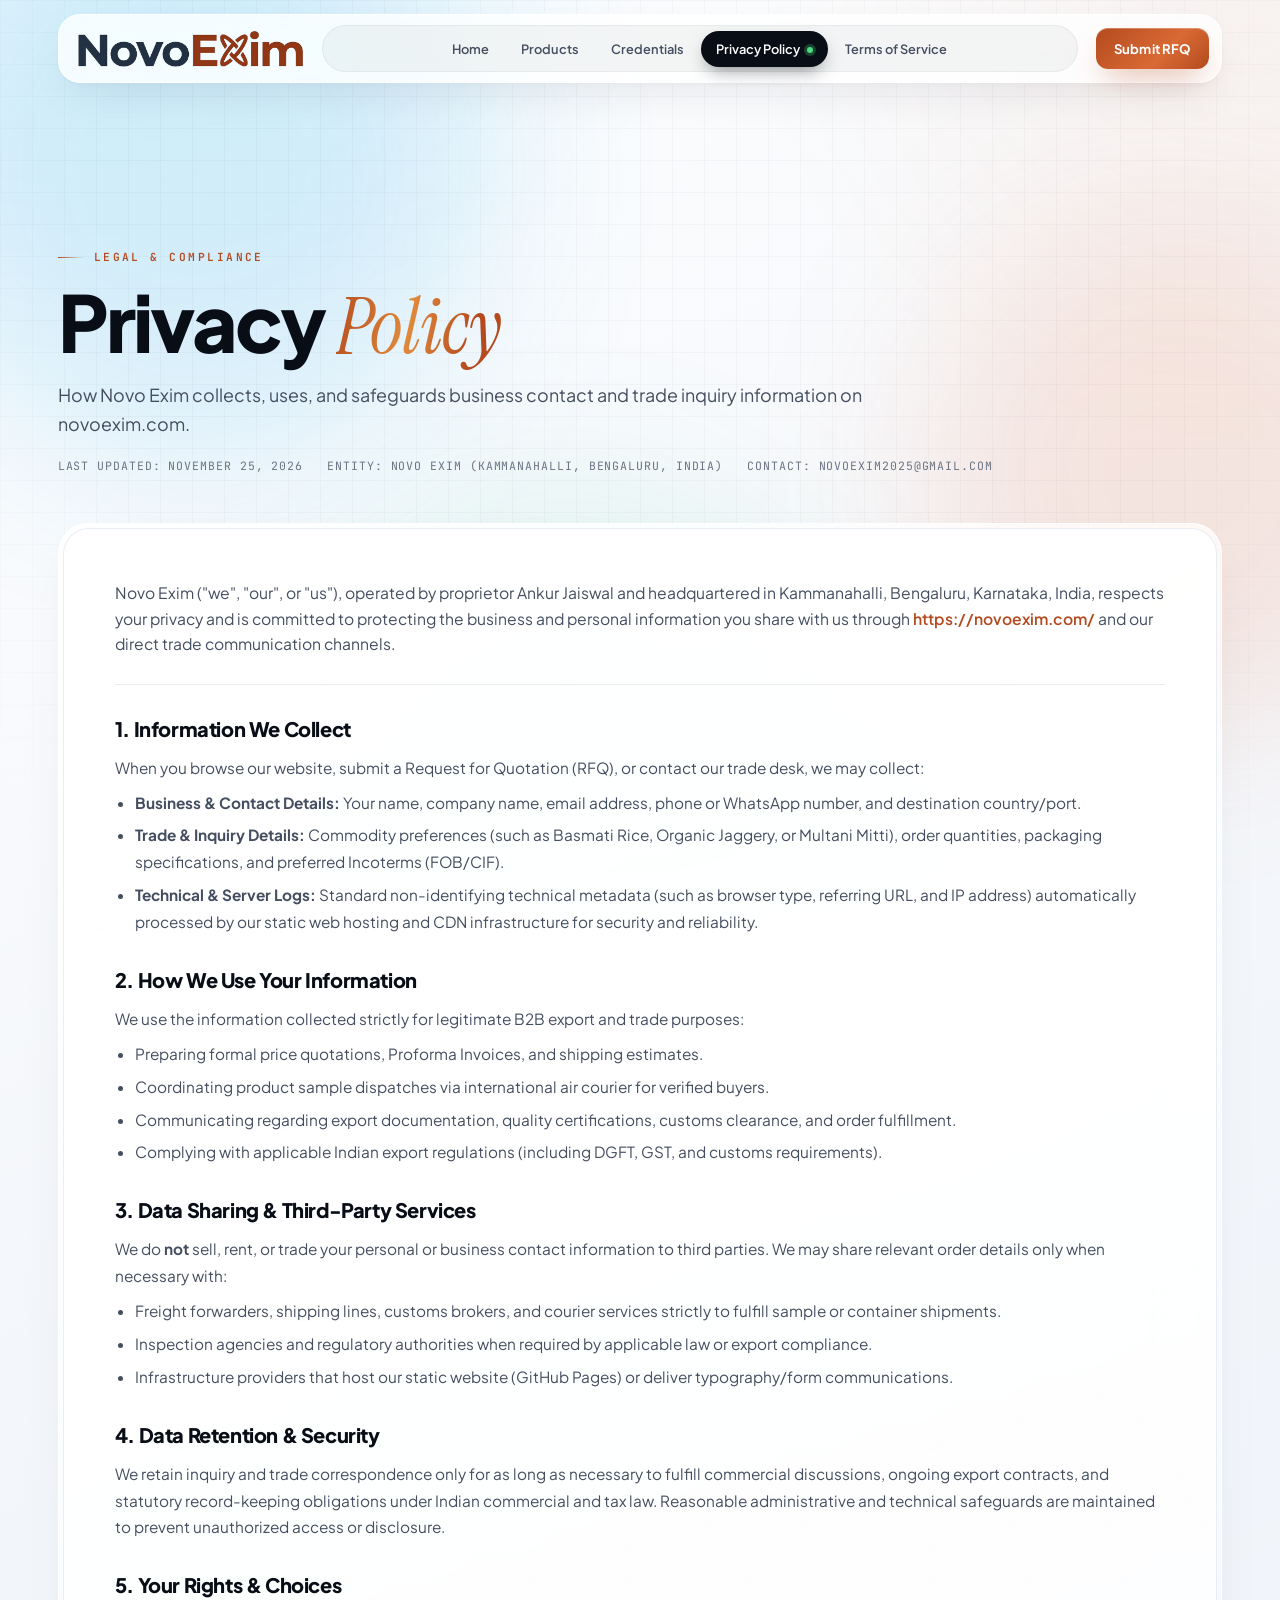
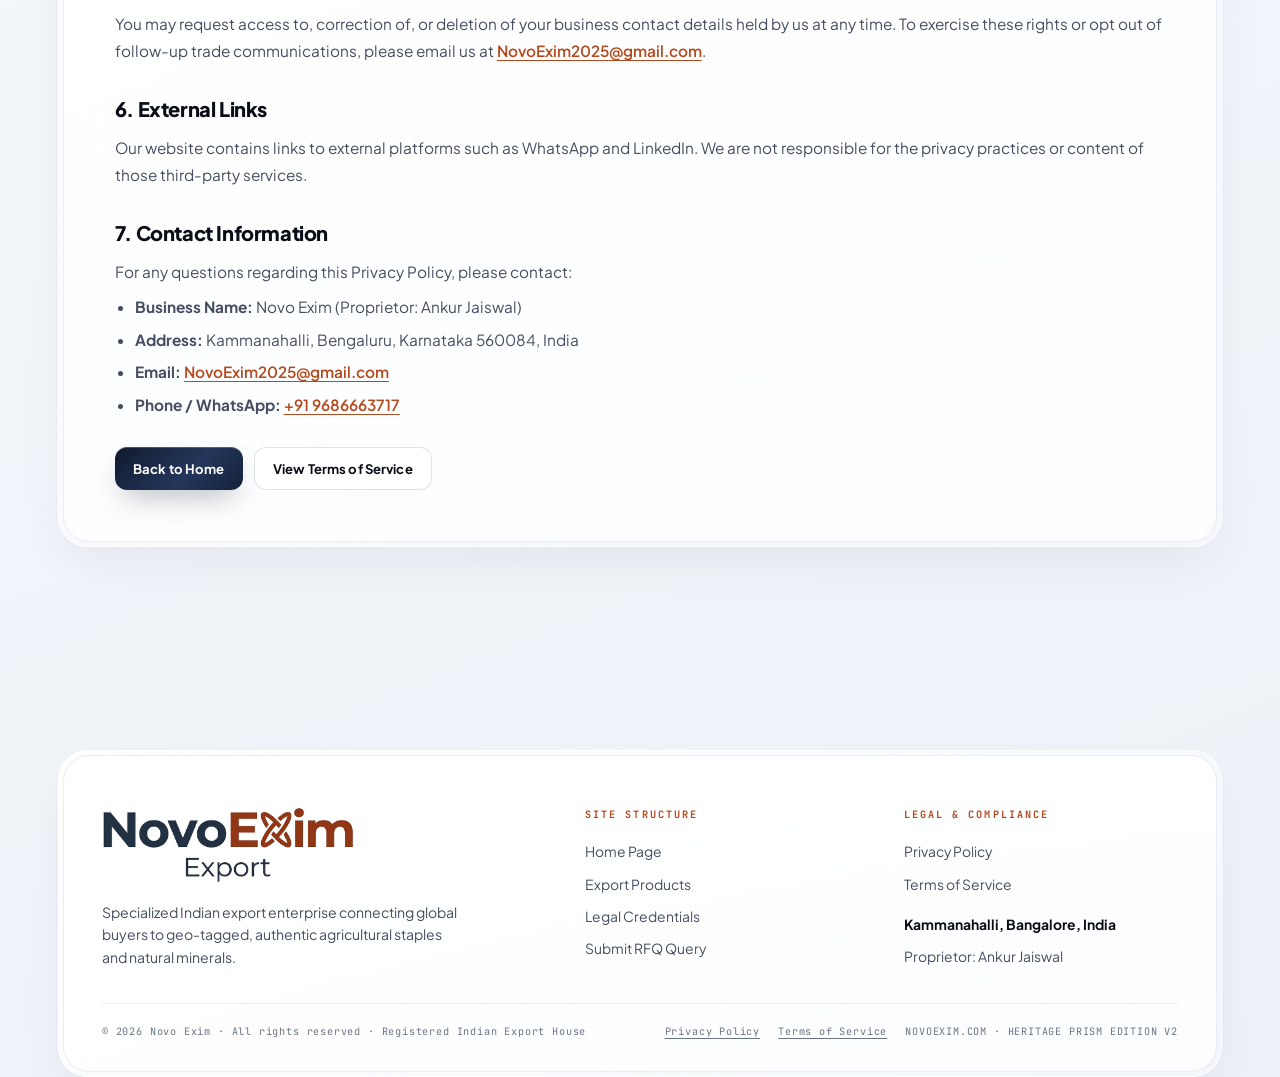
<file: privacy.html>
<!DOCTYPE html>
<html lang="en">
<head>
    <meta charset="utf-8"/>
    <meta content="width=device-width, initial-scale=1.0" name="viewport"/>
    <title>Privacy Policy | Novo Exim</title>
    <meta name="description" content="Privacy Policy for Novo Exim (novoexim.com) — how we collect, use, and protect business inquiry and export trade contact information." />
    <meta name="robots" content="index, follow" />
    <link rel="canonical" href="https://novoexim.com/privacy.html" />

    <!-- Favicon & Web App Icons -->
    <link rel="icon" type="image/png" href="assets/logo.png" />
    <link rel="shortcut icon" type="image/png" href="assets/logo.png" />
    <link rel="apple-touch-icon" href="assets/logo.png" />

    <!-- Fonts: Plus Jakarta Sans / Instrument Serif italic / JetBrains Mono -->
    <link rel="preconnect" href="https://fonts.googleapis.com" />
    <link rel="preconnect" href="https://fonts.gstatic.com" crossorigin />
    <link href="https://fonts.googleapis.com/css2?family=Plus+Jakarta+Sans:wght@400;500;600;700;800&family=Instrument+Serif:ital@0;1&family=JetBrains+Mono:wght@400;500;600;700&display=swap" rel="stylesheet" />

    <link rel="stylesheet" href="assets/style.css" />
    <noscript><style>.reveal{opacity:1 !important;transform:none !important;}</style></noscript>
    <style>
        .legal-hero { padding: clamp(124px, 14vw, 170px) 0 36px; position: relative; z-index: 1; }
        .legal-wrap { padding: 12px 0 clamp(60px, 8vw, 100px); position: relative; z-index: 1; }
        .legal-chamber { padding: clamp(28px, 4vw, 56px); }
        .legal-meta { display: flex; flex-wrap: wrap; gap: 12px 24px; margin-top: 18px; font-family: var(--font-mono); font-size: 0.72rem; letter-spacing: 0.08em; text-transform: uppercase; color: var(--ink-faint); }
        .legal-body { display: flex; flex-direction: column; gap: 28px; margin-top: 28px; border-top: 1px solid var(--hairline); padding-top: 28px; }
        .legal-section h2 { font-size: 1.25rem; font-weight: 800; letter-spacing: -0.02em; color: var(--ink); margin-bottom: 10px; }
        .legal-section p, .legal-section li { font-size: 0.96rem; color: var(--ink-soft); line-height: 1.75; }
        .legal-section ul { margin-top: 8px; padding-left: 20px; display: flex; flex-direction: column; gap: 6px; }
        .legal-section a { color: var(--sienna); font-weight: 600; text-decoration: underline; text-underline-offset: 3px; }
        .legal-nav-links { display: flex; flex-wrap: wrap; gap: 12px; margin-top: 28px; }
    </style>
</head>
<body>

    <!-- ═══ Atmosphere stage ═══ -->
    <div class="stage-canvas" aria-hidden="true"></div>
    <div class="aurora-orbs" aria-hidden="true">
        <div class="orb orb-sapphire"></div>
        <div class="orb orb-ember"></div>
        <div class="orb orb-verdant"></div>
    </div>
    <div class="micro-grid" aria-hidden="true"></div>

    <!-- ═══ Floating Command Dock ═══ -->
    <header class="dock" id="dock">
        <nav class="dock-inner" aria-label="Primary navigation">
            <a class="dock-brand" href="index.html" aria-label="Novo Exim — Home">
                <img src="assets/logo-wordmark.png" alt="Novo Exim" />
            </a>

            <div class="dock-nav" role="tablist" aria-label="Site sections">
                <a class="dock-link" href="index.html#home">Home<span class="mini-beacon"></span></a>
                <a class="dock-link" href="index.html#products">Products<span class="mini-beacon"></span></a>
                <a class="dock-link" href="index.html#documents">Credentials<span class="mini-beacon"></span></a>
                <a class="dock-link is-active" href="privacy.html">Privacy Policy<span class="mini-beacon"></span></a>
                <a class="dock-link" href="terms.html">Terms of Service<span class="mini-beacon"></span></a>
            </div>

            <div class="dock-actions">
                <a href="index.html#query" class="btn btn-ember btn-sm magnetic-btn">Submit RFQ</a>
                <button class="dock-burger" data-action="toggle-drawer" aria-label="Toggle menu" aria-expanded="false">
                    <svg viewBox="0 0 24 24" fill="none" stroke="currentColor" stroke-width="2.2" stroke-linecap="round"><path d="M4 7h16M4 12h16M4 17h16"/></svg>
                </button>
            </div>
        </nav>

        <div class="mobile-drawer" id="mobile-drawer">
            <a href="index.html">Home <span class="num">01</span></a>
            <a href="index.html#products">Export Products <span class="num">02</span></a>
            <a href="index.html#query">Submit RFQ Query <span class="num">03</span></a>
            <a href="privacy.html">Privacy Policy <span class="num">04</span></a>
            <a href="terms.html">Terms of Service <span class="num">05</span></a>
        </div>
    </header>

    <main>
        <section class="legal-hero">
            <div class="container">
                <span class="eyebrow">Legal &amp; Compliance</span>
                <h1 class="display-xl" style="margin-top:14px;">Privacy <span class="serif">Policy</span></h1>
                <p class="lead" style="margin-top:14px;max-width:62ch;">How Novo Exim collects, uses, and safeguards business contact and trade inquiry information on novoexim.com.</p>
                <div class="legal-meta">
                    <span>Last Updated: November 25, 2026</span>
                    <span>Entity: Novo Exim (Kammanahalli, Bengaluru, India)</span>
                    <span>Contact: NovoExim2025@gmail.com</span>
                </div>
            </div>
        </section>

        <section class="legal-wrap">
            <div class="container">
                <div class="spotlight-prism" data-no-tilt>
                    <div class="prism-chamber legal-chamber">
                        <p class="muted" style="font-size:0.98rem;">
                            Novo Exim ("we", "our", or "us"), operated by proprietor Ankur Jaiswal and headquartered in Kammanahalli, Bengaluru, Karnataka, India, respects your privacy and is committed to protecting the business and personal information you share with us through <a href="https://novoexim.com/" style="color:var(--sienna);font-weight:600;">https://novoexim.com/</a> and our direct trade communication channels.
                        </p>

                        <div class="legal-body">
                            <div class="legal-section">
                                <h2>1. Information We Collect</h2>
                                <p>When you browse our website, submit a Request for Quotation (RFQ), or contact our trade desk, we may collect:</p>
                                <ul>
                                    <li><strong>Business &amp; Contact Details:</strong> Your name, company name, email address, phone or WhatsApp number, and destination country/port.</li>
                                    <li><strong>Trade &amp; Inquiry Details:</strong> Commodity preferences (such as Basmati Rice, Organic Jaggery, or Multani Mitti), order quantities, packaging specifications, and preferred Incoterms (FOB/CIF).</li>
                                    <li><strong>Technical &amp; Server Logs:</strong> Standard non-identifying technical metadata (such as browser type, referring URL, and IP address) automatically processed by our static web hosting and CDN infrastructure for security and reliability.</li>
                                </ul>
                            </div>

                            <div class="legal-section">
                                <h2>2. How We Use Your Information</h2>
                                <p>We use the information collected strictly for legitimate B2B export and trade purposes:</p>
                                <ul>
                                    <li>Preparing formal price quotations, Proforma Invoices, and shipping estimates.</li>
                                    <li>Coordinating product sample dispatches via international air courier for verified buyers.</li>
                                    <li>Communicating regarding export documentation, quality certifications, customs clearance, and order fulfillment.</li>
                                    <li>Complying with applicable Indian export regulations (including DGFT, GST, and customs requirements).</li>
                                </ul>
                            </div>

                            <div class="legal-section">
                                <h2>3. Data Sharing &amp; Third-Party Services</h2>
                                <p>We do <strong>not</strong> sell, rent, or trade your personal or business contact information to third parties. We may share relevant order details only when necessary with:</p>
                                <ul>
                                    <li>Freight forwarders, shipping lines, customs brokers, and courier services strictly to fulfill sample or container shipments.</li>
                                    <li>Inspection agencies and regulatory authorities when required by applicable law or export compliance.</li>
                                    <li>Infrastructure providers that host our static website (GitHub Pages) or deliver typography/form communications.</li>
                                </ul>
                            </div>

                            <div class="legal-section">
                                <h2>4. Data Retention &amp; Security</h2>
                                <p>We retain inquiry and trade correspondence only for as long as necessary to fulfill commercial discussions, ongoing export contracts, and statutory record-keeping obligations under Indian commercial and tax law. Reasonable administrative and technical safeguards are maintained to prevent unauthorized access or disclosure.</p>
                            </div>

                            <div class="legal-section">
                                <h2>5. Your Rights &amp; Choices</h2>
                                <p>You may request access to, correction of, or deletion of your business contact details held by us at any time. To exercise these rights or opt out of follow-up trade communications, please email us at <a href="mailto:NovoExim2025@gmail.com">NovoExim2025@gmail.com</a>.</p>
                            </div>

                            <div class="legal-section">
                                <h2>6. External Links</h2>
                                <p>Our website contains links to external platforms such as WhatsApp and LinkedIn. We are not responsible for the privacy practices or content of those third-party services.</p>
                            </div>

                            <div class="legal-section">
                                <h2>7. Contact Information</h2>
                                <p>For any questions regarding this Privacy Policy, please contact:</p>
                                <ul>
                                    <li><strong>Business Name:</strong> Novo Exim (Proprietor: Ankur Jaiswal)</li>
                                    <li><strong>Address:</strong> Kammanahalli, Bengaluru, Karnataka 560084, India</li>
                                    <li><strong>Email:</strong> <a href="mailto:NovoExim2025@gmail.com">NovoExim2025@gmail.com</a></li>
                                    <li><strong>Phone / WhatsApp:</strong> <a href="https://wa.me/919686663717" target="_blank" rel="noopener">+91 9686663717</a></li>
                                </ul>
                            </div>
                        </div>

                        <div class="legal-nav-links">
                            <a href="index.html" class="btn btn-foil btn-sm">Back to Home</a>
                            <a href="terms.html" class="btn btn-ghost btn-sm">View Terms of Service</a>
                        </div>
                    </div>
                </div>
            </div>
        </section>
    </main>

    <!-- ═══ Footer ═══ -->
    <footer class="footer">
        <div class="container">
            <div class="spotlight-prism"><div class="prism-chamber footer-chamber">
                <div class="footer-grid">
                    <div>
                        <img class="brand-logo" src="assets/logo-wordmark-full.png" alt="Novo Exim — Export"/>
                        <p class="muted" style="font-size:0.88rem;max-width:36ch;">Specialized Indian export enterprise connecting global buyers to geo-tagged, authentic agricultural staples and natural minerals.</p>
                    </div>
                    <div>
                        <h5>Site Structure</h5>
                        <ul>
                            <li><a href="index.html#home">Home Page</a></li>
                            <li><a href="index.html#products">Export Products</a></li>
                            <li><a href="index.html#documents">Legal Credentials</a></li>
                            <li><a href="index.html#query">Submit RFQ Query</a></li>
                        </ul>
                    </div>
                    <div>
                        <h5>Legal &amp; Compliance</h5>
                        <ul>
                            <li><a href="privacy.html">Privacy Policy</a></li>
                            <li><a href="terms.html">Terms of Service</a></li>
                            <li style="font-weight:700;color:var(--ink);margin-top:8px;">Kammanahalli, Bangalore, India</li>
                            <li>Proprietor: Ankur Jaiswal</li>
                        </ul>
                    </div>
                </div>
                <div class="footer-bottom">
                    <p>© <span id="year">2026</span> Novo Exim · All rights reserved · Registered Indian Export House</p>
                    <p style="display:flex;gap:18px;flex-wrap:wrap;">
                        <a href="privacy.html" style="text-decoration:underline;text-underline-offset:3px;">Privacy Policy</a>
                        <a href="terms.html" style="text-decoration:underline;text-underline-offset:3px;">Terms of Service</a>
                        <span>NOVOEXIM.COM · HERITAGE PRISM EDITION V2</span>
                    </p>
                </div>
            </div></div>
        </div>
    </footer>

    <script src="assets/main.js" defer></script>
</body>
</html>
</file>
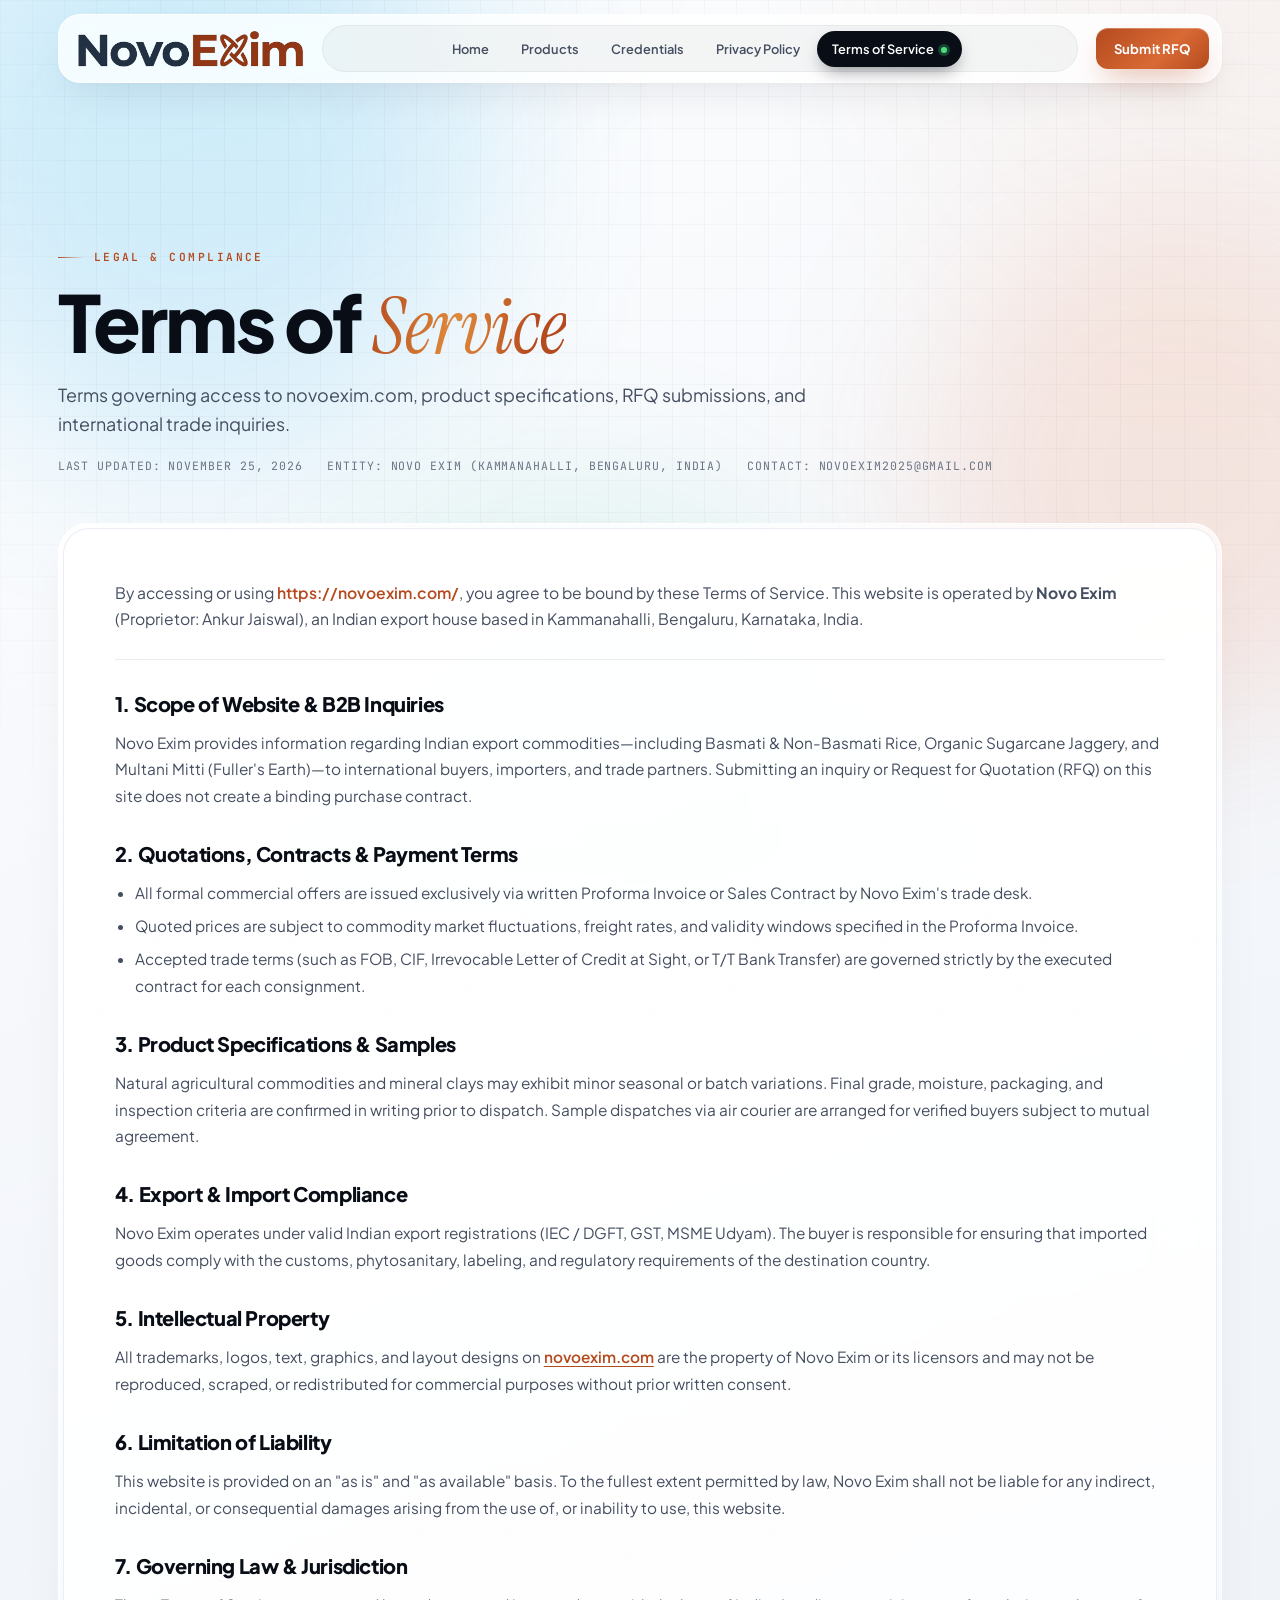
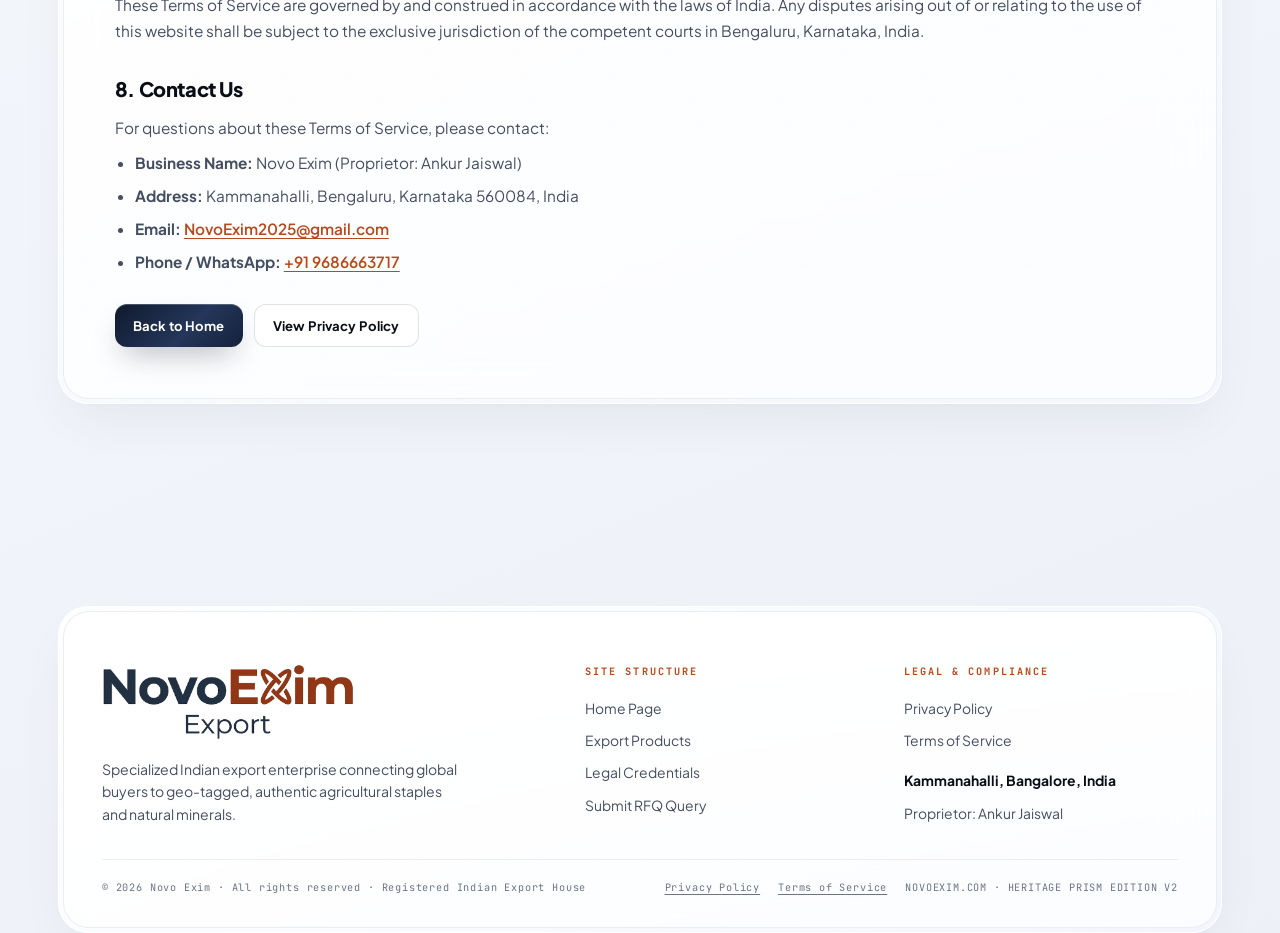
<file: terms.html>
<!DOCTYPE html>
<html lang="en">
<head>
    <meta charset="utf-8"/>
    <meta content="width=device-width, initial-scale=1.0" name="viewport"/>
    <title>Terms of Service | Novo Exim</title>
    <meta name="description" content="Terms of Service for Novo Exim (novoexim.com) — terms governing website use, RFQ submissions, export quotations, and commercial transactions." />
    <meta name="robots" content="index, follow" />
    <link rel="canonical" href="https://novoexim.com/terms.html" />

    <!-- Favicon & Web App Icons -->
    <link rel="icon" type="image/png" href="assets/logo.png" />
    <link rel="shortcut icon" type="image/png" href="assets/logo.png" />
    <link rel="apple-touch-icon" href="assets/logo.png" />

    <!-- Fonts: Plus Jakarta Sans / Instrument Serif italic / JetBrains Mono -->
    <link rel="preconnect" href="https://fonts.googleapis.com" />
    <link rel="preconnect" href="https://fonts.gstatic.com" crossorigin />
    <link href="https://fonts.googleapis.com/css2?family=Plus+Jakarta+Sans:wght@400;500;600;700;800&family=Instrument+Serif:ital@0;1&family=JetBrains+Mono:wght@400;500;600;700&display=swap" rel="stylesheet" />

    <link rel="stylesheet" href="assets/style.css" />
    <noscript><style>.reveal{opacity:1 !important;transform:none !important;}</style></noscript>
    <style>
        .legal-hero { padding: clamp(124px, 14vw, 170px) 0 36px; position: relative; z-index: 1; }
        .legal-wrap { padding: 12px 0 clamp(60px, 8vw, 100px); position: relative; z-index: 1; }
        .legal-chamber { padding: clamp(28px, 4vw, 56px); }
        .legal-meta { display: flex; flex-wrap: wrap; gap: 12px 24px; margin-top: 18px; font-family: var(--font-mono); font-size: 0.72rem; letter-spacing: 0.08em; text-transform: uppercase; color: var(--ink-faint); }
        .legal-body { display: flex; flex-direction: column; gap: 28px; margin-top: 28px; border-top: 1px solid var(--hairline); padding-top: 28px; }
        .legal-section h2 { font-size: 1.25rem; font-weight: 800; letter-spacing: -0.02em; color: var(--ink); margin-bottom: 10px; }
        .legal-section p, .legal-section li { font-size: 0.96rem; color: var(--ink-soft); line-height: 1.75; }
        .legal-section ul { margin-top: 8px; padding-left: 20px; display: flex; flex-direction: column; gap: 6px; }
        .legal-section a { color: var(--sienna); font-weight: 600; text-decoration: underline; text-underline-offset: 3px; }
        .legal-nav-links { display: flex; flex-wrap: wrap; gap: 12px; margin-top: 28px; }
    </style>
</head>
<body>

    <!-- ═══ Atmosphere stage ═══ -->
    <div class="stage-canvas" aria-hidden="true"></div>
    <div class="aurora-orbs" aria-hidden="true">
        <div class="orb orb-sapphire"></div>
        <div class="orb orb-ember"></div>
        <div class="orb orb-verdant"></div>
    </div>
    <div class="micro-grid" aria-hidden="true"></div>

    <!-- ═══ Floating Command Dock ═══ -->
    <header class="dock" id="dock">
        <nav class="dock-inner" aria-label="Primary navigation">
            <a class="dock-brand" href="index.html" aria-label="Novo Exim — Home">
                <img src="assets/logo-wordmark.png" alt="Novo Exim" />
            </a>

            <div class="dock-nav" role="tablist" aria-label="Site sections">
                <a class="dock-link" href="index.html#home">Home<span class="mini-beacon"></span></a>
                <a class="dock-link" href="index.html#products">Products<span class="mini-beacon"></span></a>
                <a class="dock-link" href="index.html#documents">Credentials<span class="mini-beacon"></span></a>
                <a class="dock-link" href="privacy.html">Privacy Policy<span class="mini-beacon"></span></a>
                <a class="dock-link is-active" href="terms.html">Terms of Service<span class="mini-beacon"></span></a>
            </div>

            <div class="dock-actions">
                <a href="index.html#query" class="btn btn-ember btn-sm magnetic-btn">Submit RFQ</a>
                <button class="dock-burger" data-action="toggle-drawer" aria-label="Toggle menu" aria-expanded="false">
                    <svg viewBox="0 0 24 24" fill="none" stroke="currentColor" stroke-width="2.2" stroke-linecap="round"><path d="M4 7h16M4 12h16M4 17h16"/></svg>
                </button>
            </div>
        </nav>

        <div class="mobile-drawer" id="mobile-drawer">
            <a href="index.html">Home <span class="num">01</span></a>
            <a href="index.html#products">Export Products <span class="num">02</span></a>
            <a href="index.html#query">Submit RFQ Query <span class="num">03</span></a>
            <a href="privacy.html">Privacy Policy <span class="num">04</span></a>
            <a href="terms.html">Terms of Service <span class="num">05</span></a>
        </div>
    </header>

    <main>
        <section class="legal-hero">
            <div class="container">
                <span class="eyebrow">Legal &amp; Compliance</span>
                <h1 class="display-xl" style="margin-top:14px;">Terms of <span class="serif">Service</span></h1>
                <p class="lead" style="margin-top:14px;max-width:62ch;">Terms governing access to novoexim.com, product specifications, RFQ submissions, and international trade inquiries.</p>
                <div class="legal-meta">
                    <span>Last Updated: November 25, 2026</span>
                    <span>Entity: Novo Exim (Kammanahalli, Bengaluru, India)</span>
                    <span>Contact: NovoExim2025@gmail.com</span>
                </div>
            </div>
        </section>

        <section class="legal-wrap">
            <div class="container">
                <div class="spotlight-prism" data-no-tilt>
                    <div class="prism-chamber legal-chamber">
                        <p class="muted" style="font-size:0.98rem;">
                            By accessing or using <a href="https://novoexim.com/" style="color:var(--sienna);font-weight:600;">https://novoexim.com/</a>, you agree to be bound by these Terms of Service. This website is operated by <strong>Novo Exim</strong> (Proprietor: Ankur Jaiswal), an Indian export house based in Kammanahalli, Bengaluru, Karnataka, India.
                        </p>

                        <div class="legal-body">
                            <div class="legal-section">
                                <h2>1. Scope of Website &amp; B2B Inquiries</h2>
                                <p>Novo Exim provides information regarding Indian export commodities—including Basmati &amp; Non-Basmati Rice, Organic Sugarcane Jaggery, and Multani Mitti (Fuller's Earth)—to international buyers, importers, and trade partners. Submitting an inquiry or Request for Quotation (RFQ) on this site does not create a binding purchase contract.</p>
                            </div>

                            <div class="legal-section">
                                <h2>2. Quotations, Contracts &amp; Payment Terms</h2>
                                <ul>
                                    <li>All formal commercial offers are issued exclusively via written Proforma Invoice or Sales Contract by Novo Exim's trade desk.</li>
                                    <li>Quoted prices are subject to commodity market fluctuations, freight rates, and validity windows specified in the Proforma Invoice.</li>
                                    <li>Accepted trade terms (such as FOB, CIF, Irrevocable Letter of Credit at Sight, or T/T Bank Transfer) are governed strictly by the executed contract for each consignment.</li>
                                </ul>
                            </div>

                            <div class="legal-section">
                                <h2>3. Product Specifications &amp; Samples</h2>
                                <p>Natural agricultural commodities and mineral clays may exhibit minor seasonal or batch variations. Final grade, moisture, packaging, and inspection criteria are confirmed in writing prior to dispatch. Sample dispatches via air courier are arranged for verified buyers subject to mutual agreement.</p>
                            </div>

                            <div class="legal-section">
                                <h2>4. Export &amp; Import Compliance</h2>
                                <p>Novo Exim operates under valid Indian export registrations (IEC / DGFT, GST, MSME Udyam). The buyer is responsible for ensuring that imported goods comply with the customs, phytosanitary, labeling, and regulatory requirements of the destination country.</p>
                            </div>

                            <div class="legal-section">
                                <h2>5. Intellectual Property</h2>
                                <p>All trademarks, logos, text, graphics, and layout designs on <a href="https://novoexim.com/">novoexim.com</a> are the property of Novo Exim or its licensors and may not be reproduced, scraped, or redistributed for commercial purposes without prior written consent.</p>
                            </div>

                            <div class="legal-section">
                                <h2>6. Limitation of Liability</h2>
                                <p>This website is provided on an "as is" and "as available" basis. To the fullest extent permitted by law, Novo Exim shall not be liable for any indirect, incidental, or consequential damages arising from the use of, or inability to use, this website.</p>
                            </div>

                            <div class="legal-section">
                                <h2>7. Governing Law &amp; Jurisdiction</h2>
                                <p>These Terms of Service are governed by and construed in accordance with the laws of India. Any disputes arising out of or relating to the use of this website shall be subject to the exclusive jurisdiction of the competent courts in Bengaluru, Karnataka, India.</p>
                            </div>

                            <div class="legal-section">
                                <h2>8. Contact Us</h2>
                                <p>For questions about these Terms of Service, please contact:</p>
                                <ul>
                                    <li><strong>Business Name:</strong> Novo Exim (Proprietor: Ankur Jaiswal)</li>
                                    <li><strong>Address:</strong> Kammanahalli, Bengaluru, Karnataka 560084, India</li>
                                    <li><strong>Email:</strong> <a href="mailto:NovoExim2025@gmail.com">NovoExim2025@gmail.com</a></li>
                                    <li><strong>Phone / WhatsApp:</strong> <a href="https://wa.me/919686663717" target="_blank" rel="noopener">+91 9686663717</a></li>
                                </ul>
                            </div>
                        </div>

                        <div class="legal-nav-links">
                            <a href="index.html" class="btn btn-foil btn-sm">Back to Home</a>
                            <a href="privacy.html" class="btn btn-ghost btn-sm">View Privacy Policy</a>
                        </div>
                    </div>
                </div>
            </div>
        </section>
    </main>

    <!-- ═══ Footer ═══ -->
    <footer class="footer">
        <div class="container">
            <div class="spotlight-prism"><div class="prism-chamber footer-chamber">
                <div class="footer-grid">
                    <div>
                        <img class="brand-logo" src="assets/logo-wordmark-full.png" alt="Novo Exim — Export"/>
                        <p class="muted" style="font-size:0.88rem;max-width:36ch;">Specialized Indian export enterprise connecting global buyers to geo-tagged, authentic agricultural staples and natural minerals.</p>
                    </div>
                    <div>
                        <h5>Site Structure</h5>
                        <ul>
                            <li><a href="index.html#home">Home Page</a></li>
                            <li><a href="index.html#products">Export Products</a></li>
                            <li><a href="index.html#documents">Legal Credentials</a></li>
                            <li><a href="index.html#query">Submit RFQ Query</a></li>
                        </ul>
                    </div>
                    <div>
                        <h5>Legal &amp; Compliance</h5>
                        <ul>
                            <li><a href="privacy.html">Privacy Policy</a></li>
                            <li><a href="terms.html">Terms of Service</a></li>
                            <li style="font-weight:700;color:var(--ink);margin-top:8px;">Kammanahalli, Bangalore, India</li>
                            <li>Proprietor: Ankur Jaiswal</li>
                        </ul>
                    </div>
                </div>
                <div class="footer-bottom">
                    <p>© <span id="year">2026</span> Novo Exim · All rights reserved · Registered Indian Export House</p>
                    <p style="display:flex;gap:18px;flex-wrap:wrap;">
                        <a href="privacy.html" style="text-decoration:underline;text-underline-offset:3px;">Privacy Policy</a>
                        <a href="terms.html" style="text-decoration:underline;text-underline-offset:3px;">Terms of Service</a>
                        <span>NOVOEXIM.COM · HERITAGE PRISM EDITION V2</span>
                    </p>
                </div>
            </div></div>
        </div>
    </footer>

    <script src="assets/main.js" defer></script>
</body>
</html>
</file>
<file: assets/style.css>
/* ==========================================================================
   NOVO EXIM — V2 "Heritage Prism" Design System
   Luminous iridescent light stage • Double-bezel prismatic glass
   Plus Jakarta Sans + Instrument Serif italic + JetBrains Mono telemetry
   ========================================================================== */

:root {
  /* Chromatic canvas — strictly luminous, never dark */
  --canvas-1: #fcfdfe;
  --canvas-2: #f2f5fa;
  --canvas-3: #edf1f7;

  /* Aurora orb hues — Sapphire trade lanes / Ember earth / Verdant harvest */
  --orb-sapphire: rgba(14, 165, 233, 0.15);
  --orb-ember: rgba(228, 96, 33, 0.13);
  --orb-verdant: rgba(16, 185, 129, 0.11);

  /* Ink tiers */
  --ink: #090d16;
  --ink-soft: #454e60;
  --ink-faint: #6b7484;
  --ink-ghost: rgba(15, 23, 42, 0.026);

  /* Brand accents */
  --navy: #14213a;
  --sienna: #b44a1e;
  --sienna-soft: #d96a35;
  --sapphire: #0e6fd8;
  --amber: #d97706;
  --emerald: #059669;

  /* Glass physics */
  --glass-shell: linear-gradient(145deg, rgba(255, 255, 255, 0.94), rgba(255, 255, 255, 0.36));
  --glass-chamber: linear-gradient(180deg, rgba(255, 255, 255, 0.92) 0%, rgba(255, 255, 255, 0.68) 100%);
  --glass-border: rgba(255, 255, 255, 0.96);
  --chamber-border: rgba(226, 232, 240, 0.75);
  --shell-shadow: 0 22px 55px -14px rgba(15, 23, 42, 0.065), 0 2px 6px -1px rgba(15, 23, 42, 0.025);
  --shell-shadow-hover: 0 34px 78px -18px rgba(15, 23, 42, 0.11), 0 4px 12px -2px rgba(15, 23, 42, 0.045);
  --hairline: rgba(15, 23, 42, 0.08);

  /* Motion */
  --studio-ease: cubic-bezier(0.16, 1, 0.3, 1);

  /* Typography */
  --font-display: "Plus Jakarta Sans", "Montserrat", sans-serif;
  --font-serif: "Instrument Serif", Georgia, serif;
  --font-mono: "JetBrains Mono", ui-monospace, monospace;

  /* Layout */
  --container: 1280px;
  --gutter: clamp(20px, 4.5vw, 64px);
  --radius-shell: 30px;
  --radius-chamber: 26px;
}

/* --------------------------------------------------------------------------
   1. Reset & Base
   -------------------------------------------------------------------------- */
*, *::before, *::after { box-sizing: border-box; margin: 0; padding: 0; }

html { scroll-behavior: smooth; -webkit-text-size-adjust: 100%; }

body {
  font-family: var(--font-display);
  color: var(--ink);
  background: linear-gradient(158deg, var(--canvas-1) 0%, var(--canvas-2) 52%, var(--canvas-3) 100%);
  min-height: 100vh;
  line-height: 1.6;
  overflow-x: hidden;
  -webkit-font-smoothing: antialiased;
}

::selection { background: rgba(180, 74, 30, 0.85); color: #fff; }

img, svg, video { display: block; max-width: 100%; }
a { color: inherit; text-decoration: none; }
button { font: inherit; color: inherit; background: none; border: 0; cursor: pointer; }
input, select, textarea { font: inherit; }

:focus-visible { outline: 2px solid var(--sapphire); outline-offset: 3px; border-radius: 6px; }

section { scroll-margin-top: 118px; position: relative; z-index: 1; }

.container { width: 100%; max-width: var(--container); margin-inline: auto; padding-inline: var(--gutter); }

/* --------------------------------------------------------------------------
   2. Three-Layer Iridescent Atmosphere Stage
   -------------------------------------------------------------------------- */
.stage-canvas {
  position: fixed; inset: 0; z-index: 0; pointer-events: none;
  background:
    radial-gradient(58rem 40rem at 8% -6%, rgba(14, 165, 233, 0.07), transparent 65%),
    radial-gradient(50rem 42rem at 98% 4%, rgba(228, 96, 33, 0.06), transparent 62%),
    radial-gradient(64rem 48rem at 50% 108%, rgba(16, 185, 129, 0.06), transparent 60%);
}

.aurora-orbs { position: fixed; inset: 0; z-index: 0; pointer-events: none; overflow: hidden; }
.orb {
  position: absolute; border-radius: 50%;
  filter: blur(85px);
  will-change: transform;
  transform: translate3d(0, 0, 0);
}
.orb-sapphire { width: 46vw; height: 46vw; min-width: 420px; min-height: 420px; background: var(--orb-sapphire); top: -14%; left: -8%; animation: drift-a 20s ease-in-out infinite alternate; }
.orb-ember     { width: 40vw; height: 40vw; min-width: 380px; min-height: 380px; background: var(--orb-ember);  top: 24%;  right: -12%; animation: drift-b 24s ease-in-out infinite alternate; }
.orb-verdant   { width: 44vw; height: 44vw; min-width: 400px; min-height: 400px; background: var(--orb-verdant); bottom: -18%; left: 22%; animation: drift-c 22s ease-in-out infinite alternate; }

@keyframes drift-a { to { transform: translate3d(9vw, 12vh, 0) scale(1.08); } }
@keyframes drift-b { to { transform: translate3d(-11vw, 9vh, 0) scale(0.94); } }
@keyframes drift-c { to { transform: translate3d(7vw, -10vh, 0) scale(1.05); } }

.micro-grid {
  position: fixed; inset: 0; z-index: 0; pointer-events: none;
  background-image:
    linear-gradient(to right, var(--ink-ghost) 1px, transparent 1px),
    linear-gradient(to bottom, var(--ink-ghost) 1px, transparent 1px);
  background-size: 32px 32px;
  -webkit-mask-image: radial-gradient(ellipse at 50% 30%, black 60%, transparent 95%);
  mask-image: radial-gradient(ellipse at 50% 30%, black 60%, transparent 95%);
}

/* --------------------------------------------------------------------------
   3. Three-Tier Couture Typography
   -------------------------------------------------------------------------- */
.display-xl {
  font-weight: 800; font-size: clamp(2.7rem, 6.2vw, 4.9rem);
  line-height: 1.04; letter-spacing: -0.035em; color: var(--ink);
}
.display-lg {
  font-weight: 800; font-size: clamp(2.1rem, 4.4vw, 3.4rem);
  line-height: 1.08; letter-spacing: -0.028em; color: var(--ink);
}
.display-md {
  font-weight: 700; font-size: clamp(1.45rem, 2.6vw, 2rem);
  line-height: 1.16; letter-spacing: -0.02em; color: var(--ink);
}
.serif {
  font-family: var(--font-serif); font-style: italic; font-weight: 400; letter-spacing: -0.005em;
  background: linear-gradient(100deg, #b44a1e 0%, #e08a3c 44%, #b44a1e 82%);
  -webkit-background-clip: text; background-clip: text;
  -webkit-text-fill-color: transparent; color: var(--sienna);
}

.eyebrow {
  font-family: var(--font-mono); font-size: 0.7rem; font-weight: 600;
  text-transform: uppercase; letter-spacing: 0.22em; color: var(--sienna);
  display: inline-flex; align-items: center; gap: 10px;
  font-variant-numeric: tabular-nums;
}
.eyebrow::before { content: ""; width: 26px; height: 1px; background: linear-gradient(90deg, var(--sienna), transparent); }

.lead { font-size: clamp(1.02rem, 1.4vw, 1.18rem); color: var(--ink-soft); max-width: 60ch; }
.muted { color: var(--ink-soft); }
.tiny-mono { font-family: var(--font-mono); font-size: 0.66rem; letter-spacing: 0.14em; text-transform: uppercase; color: var(--ink-faint); font-variant-numeric: tabular-nums; }
.num { font-family: var(--font-mono); font-variant-numeric: tabular-nums; letter-spacing: -0.02em; }

.section-head { max-width: 860px; margin-bottom: clamp(48px, 6vw, 80px); }
.section-head.center { margin-inline: auto; text-align: center; }
.section-head.center .eyebrow { justify-content: center; }
.section-head h2 { margin-top: 18px; }
.section-head .lead { margin-top: 18px; }

/* --------------------------------------------------------------------------
   4. Double-Bezel Prismatic Glass Architecture
   -------------------------------------------------------------------------- */
.spotlight-prism {
  position: relative;
  padding: 4px;
  border-radius: var(--radius-shell);
  background: var(--glass-shell);
  border: 1px solid var(--glass-border);
  box-shadow: var(--shell-shadow);
  -webkit-backdrop-filter: blur(28px) saturate(190%);
  backdrop-filter: blur(28px) saturate(190%);
  transition: transform 450ms var(--studio-ease), box-shadow 450ms var(--studio-ease);
}
.spotlight-prism::before {
  content: ""; position: absolute; inset: 0; z-index: 3; pointer-events: none;
  border-radius: inherit;
  background: radial-gradient(240px circle at var(--mouse-x, 50%) var(--mouse-y, 50%),
    rgba(255, 255, 255, 0.55), rgba(255, 255, 255, 0.12) 34%, transparent 60%);
  opacity: 0; transition: opacity 400ms var(--studio-ease);
  mix-blend-mode: soft-light;
}
.spotlight-prism:hover { transform: translateY(-3px); box-shadow: var(--shell-shadow-hover); }
.spotlight-prism:hover::before { opacity: 1; }

.prism-chamber {
  position: relative; z-index: 1;
  border-radius: var(--radius-chamber);
  background: var(--glass-chamber);
  border: 1px solid var(--chamber-border);
  box-shadow: inset 0 1px 0 0 rgba(255, 255, 255, 1);
  overflow: hidden;
}
.prism-chamber.pad        { padding: clamp(24px, 2.6vw, 36px); }
.prism-chamber.pad-lg     { padding: clamp(30px, 3.4vw, 48px); }

.chamber-tint-emerald  { background: linear-gradient(180deg, rgba(240, 253, 244, 0.92), rgba(255, 255, 255, 0.66)); }
.chamber-tint-amber    { background: linear-gradient(180deg, rgba(255, 251, 235, 0.92), rgba(255, 255, 255, 0.66)); }
.chamber-tint-sapphire { background: linear-gradient(180deg, rgba(239, 246, 255, 0.92), rgba(255, 255, 255, 0.66)); }

/* --------------------------------------------------------------------------
   5. Magnetic Foil Buttons & Chips
   -------------------------------------------------------------------------- */
.btn {
  position: relative; display: inline-flex; align-items: center; justify-content: center; gap: 10px;
  padding: 15px 28px; border-radius: 16px;
  font-weight: 700; font-size: 0.92rem; letter-spacing: 0.01em;
  transition: transform 450ms var(--studio-ease), box-shadow 450ms var(--studio-ease), background 300ms var(--studio-ease), color 300ms var(--studio-ease);
  overflow: hidden; will-change: transform;
}
.btn svg { width: 18px; height: 18px; }

.btn-foil {
  background: linear-gradient(135deg, #101a2e 0%, #24365a 58%, #14213a 100%);
  color: #fff; box-shadow: 0 14px 30px -10px rgba(15, 23, 42, 0.35), inset 0 1px 0 rgba(255, 255, 255, 0.22);
}
.btn-foil::after {
  content: ""; position: absolute; inset: 0; pointer-events: none;
  background: linear-gradient(90deg, transparent 12%, rgba(255, 255, 255, 0.35) 50%, transparent 88%);
  transform: translateX(-130%) skewX(-14deg);
  transition: transform 700ms var(--studio-ease);
}
.btn-foil:hover::after { transform: translateX(130%) skewX(-14deg); }
.btn-foil:hover { box-shadow: 0 22px 44px -12px rgba(15, 23, 42, 0.42), inset 0 1px 0 rgba(255, 255, 255, 0.28); }

.btn-ghost {
  background: rgba(255, 255, 255, 0.55); color: var(--ink);
  border: 1px solid rgba(15, 23, 42, 0.12);
  box-shadow: inset 0 1px 0 rgba(255, 255, 255, 0.9);
  -webkit-backdrop-filter: blur(14px); backdrop-filter: blur(14px);
}
.btn-ghost:hover { background: rgba(255, 255, 255, 0.85); border-color: rgba(180, 74, 30, 0.4); color: var(--sienna); }

.btn-ember {
  background: linear-gradient(135deg, #b44a1e 0%, #d96a35 60%, #b44a1e 100%);
  color: #fff; box-shadow: 0 14px 30px -10px rgba(180, 74, 30, 0.45), inset 0 1px 0 rgba(255, 255, 255, 0.28);
}
.btn-ember::after {
  content: ""; position: absolute; inset: 0; pointer-events: none;
  background: linear-gradient(90deg, transparent 12%, rgba(255, 255, 255, 0.35) 50%, transparent 88%);
  transform: translateX(-130%) skewX(-14deg);
  transition: transform 700ms var(--studio-ease);
}
.btn-ember:hover::after { transform: translateX(130%) skewX(-14deg); }

.btn-sm { padding: 10px 18px; border-radius: 12px; font-size: 0.82rem; }
.btn-block { width: 100%; }

.chip {
  display: inline-flex; align-items: center; gap: 8px;
  padding: 7px 14px; border-radius: 999px;
  background: rgba(255, 255, 255, 0.62);
  border: 1px solid rgba(15, 23, 42, 0.08);
  box-shadow: inset 0 1px 0 rgba(255, 255, 255, 0.9);
  font-family: var(--font-mono); font-size: 0.68rem; font-weight: 600;
  text-transform: uppercase; letter-spacing: 0.14em; color: var(--ink-soft);
  -webkit-backdrop-filter: blur(10px); backdrop-filter: blur(10px);
}
.chip .beacon { width: 7px; height: 7px; border-radius: 50%; background: var(--emerald); box-shadow: 0 0 0 3px rgba(5, 150, 105, 0.18); animation: beacon 2.4s var(--studio-ease) infinite; }
@keyframes beacon { 0%, 100% { opacity: 1; } 50% { opacity: 0.35; } }

.badge-tag {
  display: inline-flex; align-items: center; gap: 6px;
  font-family: var(--font-mono); font-size: 0.62rem; font-weight: 700;
  letter-spacing: 0.16em; text-transform: uppercase;
  padding: 5px 11px; border-radius: 8px;
}
.badge-tag.hot    { background: rgba(180, 74, 30, 0.1); color: var(--sienna); border: 1px solid rgba(180, 74, 30, 0.25); }
.badge-tag.organic{ background: rgba(5, 150, 105, 0.09); color: var(--emerald); border: 1px solid rgba(5, 150, 105, 0.24); }
.badge-tag.mineral{ background: rgba(217, 119, 6, 0.1); color: var(--amber); border: 1px solid rgba(217, 119, 6, 0.26); }
.badge-tag.navy   { background: rgba(20, 33, 58, 0.07); color: var(--navy); border: 1px solid rgba(20, 33, 58, 0.16); }

/* --------------------------------------------------------------------------
   6. Floating Command-Dock Navigation
   -------------------------------------------------------------------------- */
.dock {
  position: sticky; top: 14px; z-index: 60;
  padding: 0 var(--gutter);
}
.dock-inner {
  max-width: var(--container); margin-inline: auto;
  display: flex; align-items: center; gap: 18px;
  padding: 10px 12px 10px 18px;
  border-radius: 22px;
  background: rgba(255, 255, 255, 0.82);
  border: 1px solid rgba(255, 255, 255, 0.9);
  box-shadow: 0 18px 46px -14px rgba(15, 23, 42, 0.1), 0 2px 6px -1px rgba(15, 23, 42, 0.04);
  -webkit-backdrop-filter: blur(24px) saturate(180%); backdrop-filter: blur(24px) saturate(180%);
  transition: box-shadow 450ms var(--studio-ease), background 450ms var(--studio-ease);
}
.dock.is-scrolled .dock-inner { background: rgba(255, 255, 255, 0.92); box-shadow: 0 26px 60px -16px rgba(15, 23, 42, 0.16); }

.dock-brand { display: flex; align-items: center; flex-shrink: 0; }
.dock-brand img {
  height: 46px; width: auto; max-width: min(290px, 32vw);
  transition: transform 450ms var(--studio-ease);
}
.dock-brand:hover img { transform: scale(1.03); }

.dock-nav {
  flex: 1; display: flex; align-items: center; justify-content: center; gap: 2px;
  background: rgba(15, 23, 42, 0.045); border-radius: 999px; padding: 4.5px;
  border: 1px solid rgba(15, 23, 42, 0.05);
}
.dock-link {
  position: relative; padding: 8px 15px; border-radius: 999px;
  font-size: 0.8rem; font-weight: 600; color: var(--ink-soft); white-space: nowrap;
  transition: color 300ms var(--studio-ease), background 450ms var(--studio-ease), box-shadow 450ms var(--studio-ease), transform 450ms var(--studio-ease);
}
.dock-link:hover { color: var(--ink); }
.dock-link.is-active {
  background: #090d16; color: #fff;
  box-shadow: 0 8px 18px -6px rgba(9, 13, 22, 0.5);
}
.dock-link .mini-beacon { display: none; }
.dock-link.is-active .mini-beacon {
  display: inline-block; width: 6px; height: 6px; border-radius: 50%;
  background: #4ade80; margin-left: 7px; vertical-align: middle;
  box-shadow: 0 0 0 3px rgba(74, 222, 128, 0.25); animation: beacon 2s infinite;
}

.dock-actions { display: flex; align-items: center; gap: 10px; flex-shrink: 0; }

.kbd-cue {
  display: inline-flex; align-items: center; gap: 7px;
  font-family: var(--font-mono); font-size: 0.66rem; letter-spacing: 0.08em;
  color: var(--ink-faint); padding: 7px 11px; border-radius: 10px;
  border: 1px solid rgba(15, 23, 42, 0.1); background: rgba(255, 255, 255, 0.65);
  transition: all 300ms var(--studio-ease);
}
.kbd-cue:hover { color: var(--ink); border-color: rgba(15, 23, 42, 0.28); }
.kbd-cue kbd { font-family: var(--font-mono); font-size: 0.62rem; background: rgba(15, 23, 42, 0.06); border: 1px solid rgba(15, 23, 42, 0.09); border-bottom-width: 2px; border-radius: 5px; padding: 2px 5px; }

.dock-burger { display: none; width: 42px; height: 42px; border-radius: 13px; align-items: center; justify-content: center; border: 1px solid rgba(15, 23, 42, 0.1); background: rgba(255, 255, 255, 0.7); }
.dock-burger svg { width: 20px; height: 20px; }

.mobile-drawer {
  display: none; margin: 10px auto 0; max-width: var(--container);
  border-radius: 22px; padding: 14px;
  background: rgba(255, 255, 255, 0.92);
  border: 1px solid rgba(255, 255, 255, 0.95);
  box-shadow: 0 26px 60px -16px rgba(15, 23, 42, 0.18);
  -webkit-backdrop-filter: blur(24px); backdrop-filter: blur(24px);
}
.mobile-drawer.is-open { display: block; animation: drawer-in 450ms var(--studio-ease); }
@keyframes drawer-in { from { opacity: 0; transform: translateY(-10px) scale(0.985); } to { opacity: 1; transform: none; } }
.mobile-drawer a {
  display: flex; justify-content: space-between; align-items: center;
  padding: 12px 16px; border-radius: 14px; font-weight: 600; font-size: 0.92rem; color: var(--ink);
  transition: background 300ms var(--studio-ease);
}
.mobile-drawer a:hover { background: rgba(15, 23, 42, 0.045); }
.mobile-drawer a .num { color: var(--ink-faint); font-size: 0.66rem; }

/* --------------------------------------------------------------------------
   7. Hero
   -------------------------------------------------------------------------- */
.hero { padding: clamp(48px, 7vw, 96px) 0 clamp(64px, 8vw, 120px); }
.hero-grid { display: grid; grid-template-columns: 1.05fr 0.95fr; gap: clamp(32px, 4vw, 64px); align-items: center; }

.hero-badges { display: flex; flex-wrap: wrap; gap: 10px; margin-bottom: 26px; }
.hero-title { margin-bottom: 24px; }
.hero-title .serif { font-size: 1.06em; padding: 0 0.06em; }
.hero-copy { margin-bottom: 34px; }
.hero-ctas { display: flex; flex-wrap: wrap; gap: 14px; margin-bottom: 40px; }

.hero-telemetry {
  display: flex; flex-wrap: wrap; gap: 0;
  border-radius: 18px; overflow: hidden;
  border: 1px solid rgba(15, 23, 42, 0.07);
  background: rgba(255, 255, 255, 0.5);
  -webkit-backdrop-filter: blur(16px); backdrop-filter: blur(16px);
}
.hero-telemetry .tele {
  flex: 1 1 140px; padding: 14px 18px;
  border-right: 1px solid rgba(15, 23, 42, 0.06);
}
.hero-telemetry .tele:last-child { border-right: 0; }
.hero-telemetry .tele b { display: block; font-size: 1.28rem; font-weight: 800; letter-spacing: -0.02em; }
.hero-telemetry .tele b .num { font-weight: 800; }
.hero-telemetry .tele span { display: block; margin-top: 2px; }

/* Hero showcase carousel */
.showcase-chamber { padding: 12px; display: flex; flex-direction: column; gap: 12px; }
.showcase-frame { position: relative; border-radius: 20px; overflow: hidden; aspect-ratio: 4 / 3.05; background: #dfe7f2; }
.showcase-frame .slide {
  position: absolute; inset: 0; opacity: 0;
  transition: opacity 1100ms var(--studio-ease), transform 1400ms var(--studio-ease);
  transform: scale(1.045);
}
.showcase-frame .slide.is-active { opacity: 1; transform: scale(1); }
.showcase-frame .slide img { width: 100%; height: 100%; object-fit: cover; }
.showcase-frame .slide::after {
  content: ""; position: absolute; inset: 0;
  background: linear-gradient(180deg, rgba(255, 255, 255, 0.06) 0%, transparent 32%, rgba(9, 13, 22, 0.34) 100%);
}
.showcase-caption {
  position: absolute; left: 16px; bottom: 14px; z-index: 2;
  color: #fff; font-weight: 700; font-size: 0.86rem;
  text-shadow: 0 2px 14px rgba(9, 13, 22, 0.5);
}
.showcase-caption small { display: block; font-family: var(--font-mono); font-weight: 500; font-size: 0.62rem; letter-spacing: 0.14em; text-transform: uppercase; opacity: 0.82; margin-bottom: 2px; }

.showcase-rail { display: flex; align-items: center; justify-content: space-between; padding: 2px 6px 2px 8px; }
.showcase-dots { display: flex; gap: 8px; align-items: center; }
.showcase-dots button {
  width: 9px; height: 9px; border-radius: 999px; background: rgba(15, 23, 42, 0.16);
  transition: all 450ms var(--studio-ease);
}
.showcase-dots button.is-active { width: 30px; background: var(--sienna); }
.showcase-arrows { display: flex; gap: 8px; }
.showcase-arrows button {
  width: 38px; height: 38px; border-radius: 13px; display: flex; align-items: center; justify-content: center;
  background: rgba(255, 255, 255, 0.75); border: 1px solid rgba(15, 23, 42, 0.09);
  box-shadow: inset 0 1px 0 #fff;
  transition: all 450ms var(--studio-ease);
}
.showcase-arrows button:hover { transform: translateY(-2px); color: var(--sienna); border-color: rgba(180, 74, 30, 0.4); }
.showcase-arrows svg { width: 16px; height: 16px; }

.showcase-seal {
  position: absolute; top: 20px; right: 18px; z-index: 2;
  display: flex; align-items: center; gap: 8px;
  padding: 8px 13px; border-radius: 999px;
  background: rgba(255, 255, 255, 0.86);
  border: 1px solid rgba(255, 255, 255, 0.95);
  box-shadow: 0 10px 26px -8px rgba(15, 23, 42, 0.24);
  -webkit-backdrop-filter: blur(14px); backdrop-filter: blur(14px);
  font-family: var(--font-mono); font-size: 0.62rem; font-weight: 700; letter-spacing: 0.12em; text-transform: uppercase; color: var(--navy);
}
.showcase-seal svg { width: 14px; height: 14px; color: var(--emerald); }

/* --------------------------------------------------------------------------
   8. Layout Grids — Asymmetrical Micro-Bento
   -------------------------------------------------------------------------- */
.bento { display: grid; gap: clamp(16px, 1.6vw, 24px); }
.bento-3 { grid-template-columns: repeat(3, 1fr); }
.bento-products { grid-template-columns: 7fr 5fr; }
.bento-wide { grid-template-columns: repeat(12, 1fr); }
.bento-cols-7-5 { grid-template-columns: 7fr 5fr; }
.bento-cols-5-7 { grid-template-columns: 5fr 7fr; }
.span-12 { grid-column: span 12; }
.span-7 { grid-column: span 7; }
.span-5 { grid-column: span 5; }
.span-4 { grid-column: span 4; }
.col-3 { grid-column: span 3; }
.col-4 { grid-column: span 4; }
.col-5 { grid-column: span 5; }
.col-7 { grid-column: span 7; }
.span-full { grid-column: 1 / -1; }
.grid-multani { display: grid; grid-template-columns: minmax(0, 4.4fr) minmax(0, 7.6fr); }
.media-left { border-radius: 22px 0 0 22px; }

.section-pad { padding: clamp(72px, 9vw, 130px) 0; }

/* Expertise pillar cards */
.pillar-chamber { display: flex; flex-direction: column; gap: 14px; height: 100%; }
.pillar-icon {
  width: 54px; height: 54px; border-radius: 17px;
  display: flex; align-items: center; justify-content: center;
  background: linear-gradient(150deg, rgba(255, 255, 255, 0.95), rgba(238, 243, 250, 0.8));
  border: 1px solid rgba(15, 23, 42, 0.07);
  box-shadow: inset 0 1px 0 #fff, 0 8px 18px -8px rgba(15, 23, 42, 0.12);
  transition: transform 450ms var(--studio-ease);
}
.pillar-icon svg { width: 24px; height: 24px; }
.spotlight-prism:hover .pillar-icon { transform: scale(1.08) rotate(-3deg); }
.pillar-index { margin-left: auto; font-family: var(--font-mono); font-size: 0.66rem; letter-spacing: 0.18em; color: var(--ink-faint); }

/* --------------------------------------------------------------------------
   9. Product Bento Cards
   -------------------------------------------------------------------------- */
.product-media { position: relative; border-radius: 22px 22px 0 0; overflow: hidden; }
.product-media img { width: 100%; height: 100%; object-fit: cover; transition: transform 900ms var(--studio-ease); }
.spotlight-prism:hover .product-media img { transform: scale(1.045); }
.product-media .badge-tag { position: absolute; top: 14px; left: 14px; background: rgba(255, 255, 255, 0.88); -webkit-backdrop-filter: blur(8px); backdrop-filter: blur(8px); }

.product-body { padding: clamp(22px, 2.4vw, 34px); display: flex; flex-direction: column; gap: 16px; height: 100%; }
.product-title-row { display: flex; align-items: flex-start; justify-content: space-between; gap: 14px; }
.product-title-row h3 { font-size: clamp(1.3rem, 1.9vw, 1.7rem); font-weight: 800; letter-spacing: -0.02em; }
.product-sub { font-family: var(--font-serif); font-style: italic; font-size: 1.05rem; color: var(--sienna); margin-top: 2px; }

.spec-grid {
  display: grid; grid-template-columns: repeat(3, 1fr); gap: 1px;
  background: rgba(15, 23, 42, 0.07);
  border: 1px solid rgba(15, 23, 42, 0.07);
  border-radius: 14px; overflow: hidden;
  margin-top: auto;
}
.spec-cell { background: rgba(255, 255, 255, 0.82); padding: 12px 14px; }
.spec-cell dt { font-family: var(--font-mono); font-size: 0.58rem; font-weight: 600; letter-spacing: 0.16em; text-transform: uppercase; color: var(--ink-faint); margin-bottom: 3px; }
.spec-cell dd { font-family: var(--font-mono); font-size: 0.82rem; font-weight: 700; color: var(--ink); font-variant-numeric: tabular-nums; }

.product-cta-row { display: flex; align-items: center; justify-content: space-between; gap: 12px; }
.link-arrow { display: inline-flex; align-items: center; gap: 7px; font-weight: 700; font-size: 0.86rem; color: var(--sienna); transition: gap 300ms var(--studio-ease), color 300ms; }
.link-arrow:hover { gap: 11px; }
.link-arrow svg { width: 15px; height: 15px; }

/* --------------------------------------------------------------------------
   10. Sourcing Map
   -------------------------------------------------------------------------- */
.map-frame { position: relative; height: 100%; min-height: 480px; display: flex; align-items: center; justify-content: center; padding: 20px; }
.map-frame img.india-map { max-height: 100%; width: auto; opacity: 0.92; pointer-events: none; }
.map-wrap { position: relative; width: 100%; height: 100%; display: flex; align-items: center; justify-content: center; }

.geo-dot { position: absolute; z-index: 5; width: 22px; height: 22px; cursor: pointer; }
.geo-dot .core {
  position: absolute; inset: 0; border-radius: 50%;
  display: flex; align-items: center; justify-content: center;
  color: #fff; font-family: var(--font-mono); font-size: 0.6rem; font-weight: 700;
  border: 2px solid #fff; box-shadow: 0 6px 16px -4px rgba(15, 23, 42, 0.4);
}
.geo-dot .pulse {
  position: absolute; inset: 0; border-radius: 50%; opacity: 0.6;
  animation: geo-ping 2.6s var(--studio-ease) infinite;
}
@keyframes geo-ping { 0% { transform: scale(1); opacity: 0.55; } 70%, 100% { transform: scale(2.6); opacity: 0; } }
.geo-dot.rice  .core, .geo-dot.rice  .pulse { background: var(--sapphire); }
.geo-dot.clay  .core, .geo-dot.clay  .pulse { background: var(--amber); }
.geo-dot.jagg  .core, .geo-dot.jagg  .pulse { background: var(--sienna); }

.geo-tip {
  position: absolute; bottom: calc(100% + 12px); left: 50%; transform: translateX(-50%) translateY(6px);
  width: 220px; padding: 12px 14px; border-radius: 16px; pointer-events: none;
  background: rgba(255, 255, 255, 0.94);
  border: 1px solid rgba(255, 255, 255, 0.98);
  box-shadow: 0 22px 46px -12px rgba(15, 23, 42, 0.22);
  -webkit-backdrop-filter: blur(18px); backdrop-filter: blur(18px);
  opacity: 0; transition: all 350ms var(--studio-ease); z-index: 10;
}
.geo-tip::after { content: ""; position: absolute; top: 100%; left: 50%; transform: translateX(-50%); border: 7px solid transparent; border-top-color: rgba(255, 255, 255, 0.94); }
.geo-dot:hover .geo-tip, .geo-dot.is-open .geo-tip { opacity: 1; transform: translateX(-50%) translateY(0); }
.geo-tip b { display: block; font-size: 0.86rem; }
.geo-tip .tiny-mono { display: block; margin-bottom: 3px; }
.geo-tip p { font-size: 0.74rem; color: var(--ink-soft); margin-top: 3px; line-height: 1.45; }

.legend-stack { display: flex; flex-direction: column; gap: 14px; }
.legend-chamber { display: flex; gap: 16px; align-items: flex-start; padding: 20px 22px; }
.legend-swatch { width: 10px; height: 46px; border-radius: 999px; flex-shrink: 0; margin-top: 2px; }
.legend-chamber h4 { font-size: 1.02rem; font-weight: 800; letter-spacing: -0.01em; }
.legend-chamber .tiny-mono { display: block; margin-bottom: 4px; }
.legend-chamber p { font-size: 0.83rem; color: var(--ink-soft); margin-top: 4px; line-height: 1.55; }

/* --------------------------------------------------------------------------
   11. Telemetry Bento (Why Novo Exim) — hero bento + ring gauge
   -------------------------------------------------------------------------- */
.stat-hero-num { font-size: clamp(3.4rem, 5.4vw, 4.6rem); font-weight: 800; letter-spacing: -0.04em; line-height: 1; }
.stat-hero-num .unit { font-size: 0.42em; font-weight: 700; color: var(--sienna); letter-spacing: 0; margin-left: 4px; }

.load-bar { display: flex; height: 10px; border-radius: 999px; overflow: hidden; border: 1px solid rgba(15, 23, 42, 0.08); box-shadow: inset 0 1px 3px rgba(15, 23, 42, 0.07); }
.load-bar i { display: block; height: 100%; width: 0; transition: width 1400ms var(--studio-ease); }
.load-bar .l-rice { background: linear-gradient(90deg, #38bdf8, var(--sapphire)); }
.load-bar .l-jagg { background: linear-gradient(90deg, #f59e0b, var(--sienna-soft)); }
.load-bar .l-clay { background: linear-gradient(90deg, #fbbf24, var(--amber)); }

.bar-legend { display: flex; flex-wrap: wrap; gap: 14px; margin-top: 12px; }
.bar-legend span { display: inline-flex; align-items: center; gap: 7px; font-family: var(--font-mono); font-size: 0.64rem; letter-spacing: 0.1em; text-transform: uppercase; color: var(--ink-soft); }
.bar-legend i { display: inline-block; width: 9px; height: 9px; border-radius: 3px; }

.gauge-wrap { display: flex; align-items: center; gap: 20px; }
.gauge { position: relative; width: 128px; height: 128px; flex-shrink: 0; }
.gauge svg { width: 100%; height: 100%; transform: rotate(-90deg); }
.gauge .track { stroke: rgba(15, 23, 42, 0.07); }
.gauge .arc { stroke-dasharray: 326.7; stroke-dashoffset: 326.7; transition: stroke-dashoffset 1600ms var(--studio-ease); stroke-linecap: round; }
.gauge .gauge-label { position: absolute; inset: 0; display: flex; flex-direction: column; align-items: center; justify-content: center; }
.gauge .gauge-label b { font-size: 1.5rem; font-weight: 800; letter-spacing: -0.03em; }
.gauge .gauge-label span { font-family: var(--font-mono); font-size: 0.56rem; letter-spacing: 0.16em; text-transform: uppercase; color: var(--ink-faint); }

.check-list { display: flex; flex-direction: column; gap: 18px; }
.check-item { display: flex; gap: 14px; align-items: flex-start; }
.check-mark {
  width: 34px; height: 34px; border-radius: 12px; flex-shrink: 0;
  display: flex; align-items: center; justify-content: center;
  background: linear-gradient(145deg, rgba(5, 150, 105, 0.12), rgba(5, 150, 105, 0.05));
  border: 1px solid rgba(5, 150, 105, 0.25); color: var(--emerald);
}
.check-mark svg { width: 16px; height: 16px; }
.check-item h4 { font-size: 0.98rem; font-weight: 800; letter-spacing: -0.01em; }
.check-item p { font-size: 0.84rem; color: var(--ink-soft); margin-top: 2px; }

/* --------------------------------------------------------------------------
   12. Credentials / Documents
   -------------------------------------------------------------------------- */
.doc-chamber { display: flex; flex-direction: column; align-items: center; text-align: center; gap: 12px; height: 100%; padding: clamp(26px, 2.6vw, 38px); }
.doc-seal {
  width: 68px; height: 68px; border-radius: 22px;
  display: flex; align-items: center; justify-content: center;
  background: linear-gradient(150deg, #fff, #eef3fa);
  border: 1px solid rgba(15, 23, 42, 0.08);
  box-shadow: inset 0 1px 0 #fff, 0 14px 30px -10px rgba(15, 23, 42, 0.15);
  transition: transform 450ms var(--studio-ease);
}
.spotlight-prism:hover .doc-seal { transform: translateY(-4px) rotate(-4deg); }
.doc-seal svg { width: 28px; height: 28px; }
.doc-id {
  font-family: var(--font-mono); font-size: 0.72rem; font-weight: 700; letter-spacing: 0.1em;
  color: var(--ink-soft); background: rgba(15, 23, 42, 0.045);
  border: 1px dashed rgba(15, 23, 42, 0.16); border-radius: 10px; padding: 7px 14px;
}
.doc-chamber .btn { margin-top: auto; width: 100%; }

/* --------------------------------------------------------------------------
   13. Modal (glass)
   -------------------------------------------------------------------------- */
.modal {
  position: fixed; inset: 0; z-index: 90; display: none; align-items: center; justify-content: center; padding: 20px;
  background: rgba(236, 241, 248, 0.6);
  -webkit-backdrop-filter: blur(16px) saturate(140%); backdrop-filter: blur(16px) saturate(140%);
}
.modal.is-open { display: flex; animation: modal-fade 350ms var(--studio-ease); }
@keyframes modal-fade { from { opacity: 0; } to { opacity: 1; } }
.modal .spotlight-prism { width: min(660px, 100%); animation: modal-rise 500ms var(--studio-ease); }
@keyframes modal-rise { from { opacity: 0; transform: translateY(22px) scale(0.97); } to { opacity: 1; transform: none; } }
.modal-chamber { padding: clamp(24px, 3vw, 38px); }
.modal-head { display: flex; align-items: center; justify-content: space-between; gap: 16px; margin-bottom: 18px; }
.modal-close { width: 40px; height: 40px; border-radius: 13px; display: flex; align-items: center; justify-content: center; border: 1px solid rgba(15, 23, 42, 0.1); background: rgba(255, 255, 255, 0.7); transition: all 300ms var(--studio-ease); }
.modal-close:hover { color: var(--sienna); border-color: rgba(180, 74, 30, 0.4); transform: rotate(90deg); }
.modal-close svg { width: 18px; height: 18px; }
.modal-meta {
  font-family: var(--font-mono); font-size: 0.78rem; line-height: 1.9; color: var(--ink);
  background: rgba(255, 255, 255, 0.8); border: 1px solid rgba(15, 23, 42, 0.08);
  border-radius: 14px; padding: 16px 20px;
  box-shadow: inset 0 1px 0 #fff;
  font-variant-numeric: tabular-nums;
}
.modal-meta strong { color: var(--sienna); }

/* --------------------------------------------------------------------------
   14. RFQ Form
   -------------------------------------------------------------------------- */
.field { display: flex; flex-direction: column; gap: 7px; }
.field label { font-family: var(--font-mono); font-size: 0.62rem; font-weight: 700; letter-spacing: 0.16em; text-transform: uppercase; color: var(--ink-soft); }
.field input, .field select, .field textarea {
  width: 100%; padding: 13px 16px; border-radius: 14px; font-size: 0.92rem; color: var(--ink);
  background: rgba(255, 255, 255, 0.72);
  border: 1px solid rgba(15, 23, 42, 0.1);
  box-shadow: inset 0 1px 2px rgba(15, 23, 42, 0.04);
  transition: all 300ms var(--studio-ease); outline: none;
}
.field textarea { resize: vertical; min-height: 118px; }
.field select { appearance: none; background-image: url("data:image/svg+xml,%3Csvg xmlns='http://www.w3.org/2000/svg' width='14' height='14' viewBox='0 0 24 24' fill='none' stroke='%23454e60' stroke-width='2.4' stroke-linecap='round' stroke-linejoin='round'%3E%3Cpath d='m6 9 6 6 6-6'/%3E%3C/svg%3E"); background-repeat: no-repeat; background-position: right 14px center; padding-right: 40px; }
.field input:focus, .field select:focus, .field textarea:focus {
  border-color: rgba(180, 74, 30, 0.55);
  box-shadow: 0 0 0 4px rgba(180, 74, 30, 0.1), inset 0 1px 0 #fff;
  background: #fff;
}
.field input::placeholder, .field textarea::placeholder { color: rgba(107, 116, 132, 0.65); }
.form-grid { display: grid; grid-template-columns: 1fr 1fr; gap: 18px; }
.form-grid .full { grid-column: 1 / -1; }

.contact-tile { display: flex; gap: 14px; align-items: flex-start; padding: 16px 18px; border-radius: 18px; background: rgba(255,255,255,0.6); border: 1px solid rgba(15,23,42,0.06); transition: all 450ms var(--studio-ease); }
.contact-tile:hover { background: rgba(255,255,255,0.9); border-color: rgba(180,74,30,0.3); transform: translateY(-2px); }
.contact-tile .t-ico { width: 40px; height: 40px; border-radius: 13px; flex-shrink: 0; display: flex; align-items: center; justify-content: center; background: rgba(15,23,42,0.045); border: 1px solid rgba(15,23,42,0.07); }
.contact-tile .t-ico svg { width: 18px; height: 18px; color: var(--sienna); }
.contact-tile h4 { font-size: 0.95rem; font-weight: 800; }
.contact-tile p, .contact-tile a.plain { font-size: 0.85rem; color: var(--ink-soft); }
.contact-tile a.hl { color: var(--sienna); font-weight: 700; }
.contact-tile a.hl:hover { text-decoration: underline; }

/* --------------------------------------------------------------------------
   15. FAQ Accordion
   -------------------------------------------------------------------------- */
.faq-item { margin-bottom: 14px; }
.faq-q { display: flex; justify-content: space-between; align-items: center; gap: 18px; width: 100%; text-align: left; padding: 21px 26px; font-weight: 700; font-size: 1rem; letter-spacing: -0.01em; color: var(--ink); cursor: pointer; }
.faq-q .faq-chevron { width: 34px; height: 34px; border-radius: 11px; flex-shrink: 0; display: flex; align-items: center; justify-content: center; background: rgba(15, 23, 42, 0.045); border: 1px solid rgba(15, 23, 42, 0.07); transition: transform 450ms var(--studio-ease), background 300ms; }
.faq-q .faq-chevron svg { width: 16px; height: 16px; color: var(--sienna); }
.faq-item.is-open .faq-q .faq-chevron { transform: rotate(180deg); background: rgba(180, 74, 30, 0.1); }
.faq-a { max-height: 0; overflow: hidden; transition: max-height 500ms var(--studio-ease); }
.faq-a-inner { margin: 0 26px 22px; padding-top: 16px; border-top: 1px solid rgba(15, 23, 42, 0.06); font-size: 0.92rem; color: var(--ink-soft); line-height: 1.65; }
.faq-a-inner strong { color: var(--ink); }

/* --------------------------------------------------------------------------
   16. Footer (luminous)
   -------------------------------------------------------------------------- */
.footer { margin-top: clamp(60px, 8vw, 110px); }
.footer-chamber { padding: clamp(34px, 4vw, 58px) clamp(24px, 3vw, 48px) clamp(22px, 2.4vw, 32px); }
.footer-grid { display: grid; grid-template-columns: 1.6fr 1fr 1fr; gap: clamp(28px, 3.5vw, 56px); }
.footer img.brand-logo { height: 76px; width: auto; max-width: 340px; margin-bottom: 18px; }
.footer h5 { font-family: var(--font-mono); font-size: 0.64rem; font-weight: 700; letter-spacing: 0.2em; text-transform: uppercase; color: var(--sienna); margin-bottom: 18px; }
.footer ul { list-style: none; display: flex; flex-direction: column; gap: 10px; }
.footer ul a, .footer ul li { font-size: 0.87rem; color: var(--ink-soft); transition: color 300ms; }
.footer ul a:hover { color: var(--sienna); }
.footer-social { display: flex; gap: 10px; margin-top: 20px; }
.footer-social a {
  width: 40px; height: 40px; border-radius: 13px; display: flex; align-items: center; justify-content: center;
  background: rgba(255, 255, 255, 0.7); border: 1px solid rgba(15, 23, 42, 0.08);
  box-shadow: inset 0 1px 0 #fff;
  transition: all 450ms var(--studio-ease); color: var(--ink-soft);
}
.footer-social a:hover { transform: translateY(-3px); color: var(--sienna); border-color: rgba(180, 74, 30, 0.35); }
.footer-social svg { width: 17px; height: 17px; }
.footer-bottom {
  display: flex; flex-wrap: wrap; justify-content: space-between; gap: 10px;
  border-top: 1px solid rgba(15, 23, 42, 0.07); margin-top: 34px; padding-top: 20px;
  font-family: var(--font-mono); font-size: 0.64rem; letter-spacing: 0.08em; color: var(--ink-faint);
}

/* --------------------------------------------------------------------------
   17. Toast Engine
   -------------------------------------------------------------------------- */
#toast-stack {
  position: fixed; right: 18px; bottom: 18px; z-index: 120;
  display: flex; flex-direction: column; gap: 10px; width: min(380px, calc(100vw - 36px));
  pointer-events: none;
}
.glass-toast {
  pointer-events: auto; position: relative; overflow: hidden;
  display: grid; grid-template-columns: auto 1fr auto; gap: 12px; align-items: start;
  padding: 14px 16px; border-radius: 18px;
  background: rgba(255, 255, 255, 0.88);
  border: 1px solid rgba(255, 255, 255, 0.95);
  box-shadow: 0 24px 50px -14px rgba(15, 23, 42, 0.22);
  -webkit-backdrop-filter: blur(20px) saturate(180%); backdrop-filter: blur(20px) saturate(180%);
  animation: toast-in 550ms var(--studio-ease);
}
.glass-toast.is-leaving { animation: toast-out 400ms var(--studio-ease) forwards; }
@keyframes toast-in  { from { opacity: 0; transform: translateX(30px) scale(0.96); } to { opacity: 1; transform: none; } }
@keyframes toast-out { to { opacity: 0; transform: translateX(24px) scale(0.96); } }
.toast-badge {
  font-family: var(--font-mono); font-size: 0.56rem; font-weight: 800; letter-spacing: 0.12em;
  padding: 5px 8px; border-radius: 8px; white-space: nowrap; margin-top: 1px;
}
.toast-badge.ok    { background: rgba(5, 150, 105, 0.12); color: var(--emerald); border: 1px solid rgba(5, 150, 105, 0.3); }
.toast-badge.warn  { background: rgba(217, 119, 6, 0.12); color: var(--amber); border: 1px solid rgba(217, 119, 6, 0.3); }
.toast-badge.err   { background: rgba(220, 38, 38, 0.1); color: #dc2626; border: 1px solid rgba(220, 38, 38, 0.28); }
.toast-badge.info  { background: rgba(14, 111, 216, 0.1); color: var(--sapphire); border: 1px solid rgba(14, 111, 216, 0.26); }
.toast-title { font-size: 0.86rem; font-weight: 800; letter-spacing: -0.01em; }
.toast-detail { font-size: 0.76rem; color: var(--ink-soft); margin-top: 2px; line-height: 1.5; }
.toast-time { font-family: var(--font-mono); font-size: 0.58rem; color: var(--ink-faint); letter-spacing: 0.06em; }
.toast-x { font-size: 0.9rem; color: var(--ink-faint); padding: 2px 4px; transition: color 200ms; }
.toast-x:hover { color: var(--ink); }
.glass-toast::after {
  content: ""; position: absolute; left: 0; bottom: 0; height: 2.5px; width: 100%;
  background: linear-gradient(90deg, var(--sienna), rgba(180, 74, 30, 0.1));
  transform-origin: left; animation: toast-life 5200ms linear forwards;
}
@keyframes toast-life { to { transform: scaleX(0); } }

/* --------------------------------------------------------------------------
   18. Cmd+K Spotlight Launcher
   -------------------------------------------------------------------------- */
.spotlight { position: fixed; inset: 0; z-index: 110; display: none; align-items: flex-start; justify-content: center; padding: 12vh 20px 20px; background: rgba(236, 241, 248, 0.55); -webkit-backdrop-filter: blur(14px); backdrop-filter: blur(14px); }
.spotlight.is-open { display: flex; animation: modal-fade 250ms var(--studio-ease); }
.spotlight-panel { width: min(560px, 100%); animation: modal-rise 400ms var(--studio-ease); }
.spotlight-input-row { display: flex; align-items: center; gap: 12px; padding: 18px 22px; border-bottom: 1px solid rgba(15, 23, 42, 0.06); }
.spotlight-input-row svg { width: 18px; height: 18px; color: var(--ink-faint); flex-shrink: 0; }
.spotlight input { flex: 1; border: 0; background: transparent; font-size: 1.05rem; font-weight: 600; outline: none; color: var(--ink); }
.spotlight-results { padding: 10px; max-height: 44vh; overflow: auto; }
.spotlight-results button {
  display: flex; justify-content: space-between; align-items: center; gap: 12px; width: 100%;
  padding: 12px 16px; border-radius: 14px; font-weight: 600; font-size: 0.9rem; text-align: left;
  transition: background 200ms;
}
.spotlight-results button:hover, .spotlight-results button.is-cursor { background: rgba(15, 23, 42, 0.05); }
.spotlight-results .num { font-size: 0.62rem; color: var(--ink-faint); letter-spacing: 0.14em; }

/* --------------------------------------------------------------------------
   20. Scroll Progress Ticker-Line
   -------------------------------------------------------------------------- */
.scroll-progress {
  position: fixed; top: 0; left: 0; height: 3px; width: 0; z-index: 80;
  background: linear-gradient(90deg, var(--sapphire), var(--sienna-soft), var(--emerald));
  box-shadow: 0 0 14px rgba(14, 111, 216, 0.35);
  border-radius: 0 3px 3px 0;
  transition: width 120ms linear;
}

/* --------------------------------------------------------------------------
   21. Trade-Lane Marquee
   -------------------------------------------------------------------------- */
.ticker {
  position: relative; overflow: hidden; z-index: 1;
  padding: 17px 0;
  border-top: 1px solid rgba(15, 23, 42, 0.06);
  border-bottom: 1px solid rgba(15, 23, 42, 0.06);
  background: linear-gradient(90deg, rgba(255, 255, 255, 0.45), rgba(255, 255, 255, 0.78), rgba(255, 255, 255, 0.45));
  -webkit-backdrop-filter: blur(10px); backdrop-filter: blur(10px);
}
.ticker::before, .ticker::after {
  content: ""; position: absolute; top: 0; bottom: 0; width: 130px; z-index: 2; pointer-events: none;
}
.ticker::before { left: 0; background: linear-gradient(90deg, var(--canvas-2), transparent); }
.ticker::after { right: 0; background: linear-gradient(-90deg, var(--canvas-2), transparent); }
.ticker-track { display: flex; align-items: center; width: max-content; animation: ticker-run 34s linear infinite; }
.ticker:hover .ticker-track { animation-play-state: paused; }
.ticker-item {
  font-family: var(--font-mono); font-size: 0.71rem; font-weight: 600;
  letter-spacing: 0.2em; text-transform: uppercase; color: var(--ink-soft);
  white-space: nowrap; padding-right: 52px; position: relative;
}
.ticker-item::after {
  content: "◆"; position: absolute; right: 20px; top: 50%; transform: translateY(-50%);
  font-size: 0.5rem; color: var(--sienna); opacity: 0.55;
}
@keyframes ticker-run { to { transform: translateX(-50%); } }

/* --------------------------------------------------------------------------
   22. Hero Word-Mask Split Reveal
   -------------------------------------------------------------------------- */
.split-w { display: inline-block; overflow: hidden; vertical-align: bottom; padding-bottom: 0.08em; margin-bottom: -0.08em; }
.split-i { display: inline-block; font-style: inherit; transform: translateY(118%); transition: transform 950ms var(--studio-ease); }
.is-split-in .split-i { transform: none; }

/* --------------------------------------------------------------------------
   23. Farm-to-Freighter Workflow Bezier Canvas
   -------------------------------------------------------------------------- */
.process-chamber { position: relative; }
.process-line {
  position: absolute; left: 4%; right: 4%; top: 58px; width: 92%; height: 110px;
  z-index: 0; pointer-events: none; opacity: 0.75;
}
.process-line path { fill: none; stroke-width: 1.6; }
.process-line .flow { stroke: url(#laneGrad); stroke-dasharray: 7 9; animation: lane-flow 2.6s linear infinite; }
@keyframes lane-flow { to { stroke-dashoffset: -32; } }
.process-steps {
  list-style: none; position: relative; z-index: 1;
  display: grid; grid-template-columns: repeat(6, 1fr); gap: 14px;
}
.p-step { display: flex; flex-direction: column; align-items: center; text-align: center; gap: 10px; padding: 6px 4px; }
.p-node {
  width: 54px; height: 54px; border-radius: 19px;
  display: flex; align-items: center; justify-content: center;
  background: linear-gradient(150deg, #fff, #eef3fa);
  border: 1px solid rgba(15, 23, 42, 0.08);
  box-shadow: inset 0 1px 0 #fff, 0 12px 26px -8px rgba(15, 23, 42, 0.16);
  font-family: var(--font-mono); font-size: 0.82rem; font-weight: 700; color: var(--sienna);
  transition: transform 450ms var(--studio-ease), box-shadow 450ms var(--studio-ease);
}
.p-step:hover .p-node { transform: translateY(-5px) scale(1.07); box-shadow: inset 0 1px 0 #fff, 0 20px 38px -10px rgba(15, 23, 42, 0.24); }
.p-step h4 { font-size: 0.87rem; font-weight: 800; letter-spacing: -0.01em; margin-top: 4px; }
.p-step p { font-size: 0.73rem; color: var(--ink-soft); line-height: 1.5; }
.p-step .tiny-mono { color: var(--sapphire); }

/* --------------------------------------------------------------------------
   24. Pre-Footer CTA Band
   -------------------------------------------------------------------------- */
.cta-band { padding: clamp(20px, 4vw, 56px) 0 clamp(10px, 2vw, 30px); }
.cta-chamber {
  display: flex; align-items: center; justify-content: space-between; gap: 34px; flex-wrap: wrap;
  padding: clamp(34px, 4.6vw, 62px);
  background:
    radial-gradient(38rem 18rem at 88% 20%, rgba(14, 165, 233, 0.1), transparent 70%),
    linear-gradient(180deg, rgba(239, 246, 255, 0.94) 0%, rgba(255, 255, 255, 0.7) 100%);
}
.cta-chamber > div:first-child { max-width: 56ch; }
.cta-actions { display: flex; gap: 14px; flex-wrap: wrap; }

/* --------------------------------------------------------------------------
   25. Scroll Reveal
   -------------------------------------------------------------------------- */
.reveal { opacity: 0; transform: translateY(26px); transition: opacity 800ms var(--studio-ease), transform 800ms var(--studio-ease); }
.reveal.is-visible { opacity: 1; transform: none; }
.reveal-d1 { transition-delay: 80ms; } .reveal-d2 { transition-delay: 160ms; } .reveal-d3 { transition-delay: 240ms; }

@media (prefers-reduced-motion: reduce) {
  html { scroll-behavior: auto; }
  *, *::before, *::after { animation-duration: 0.01ms !important; transition-duration: 0.01ms !important; }
  .reveal { opacity: 1; transform: none; }
  .ticker-track { animation: none; }
  .split-i { transform: none; }
  .process-line .flow { animation: none; }
}

/* --------------------------------------------------------------------------
   26. Responsive
   -------------------------------------------------------------------------- */
@media (max-width: 1280px) {
  .dock-brand img { height: 38px; max-width: min(240px, 30vw); }
}

@media (max-width: 1080px) {
  .dock-nav { display: none; }
  .dock-burger { display: flex; }
  .hero-grid { grid-template-columns: 1fr; }
  .bento-products { grid-template-columns: 1fr; }
  .bento-3 { grid-template-columns: 1fr 1fr; }
  .bento-cols-7-5, .bento-cols-5-7 { grid-template-columns: 1fr; }
  .span-7, .span-5, .span-4 { grid-column: span 12; }
  .col-3, .col-4, .col-5, .col-7 { grid-column: span 12; }
  .grid-multani { grid-template-columns: 1fr; }
  .media-left { border-radius: 22px 22px 0 0; min-height: 260px; }
  .footer-grid { grid-template-columns: 1fr 1fr; }
  .process-steps { grid-template-columns: repeat(3, 1fr); row-gap: 28px; }
  .process-line { display: none; }
}

@media (max-width: 720px) {
  section { scroll-margin-top: 96px; }
  .bento-3 { grid-template-columns: 1fr; }
  .spec-grid { grid-template-columns: repeat(2, 1fr); }
  .form-grid { grid-template-columns: 1fr; }
  .footer-grid { grid-template-columns: 1fr; }
  .kbd-cue { display: none; }
  .dock-brand img { height: 34px; }
  .footer img.brand-logo { height: 58px; }
  .hero-telemetry .tele { flex-basis: 50%; }
  .map-frame { min-height: 380px; }
  .process-steps { grid-template-columns: 1fr 1fr; }
  .cta-chamber { flex-direction: column; align-items: flex-start; }
  .ticker::before, .ticker::after { width: 48px; }
}
</file>
